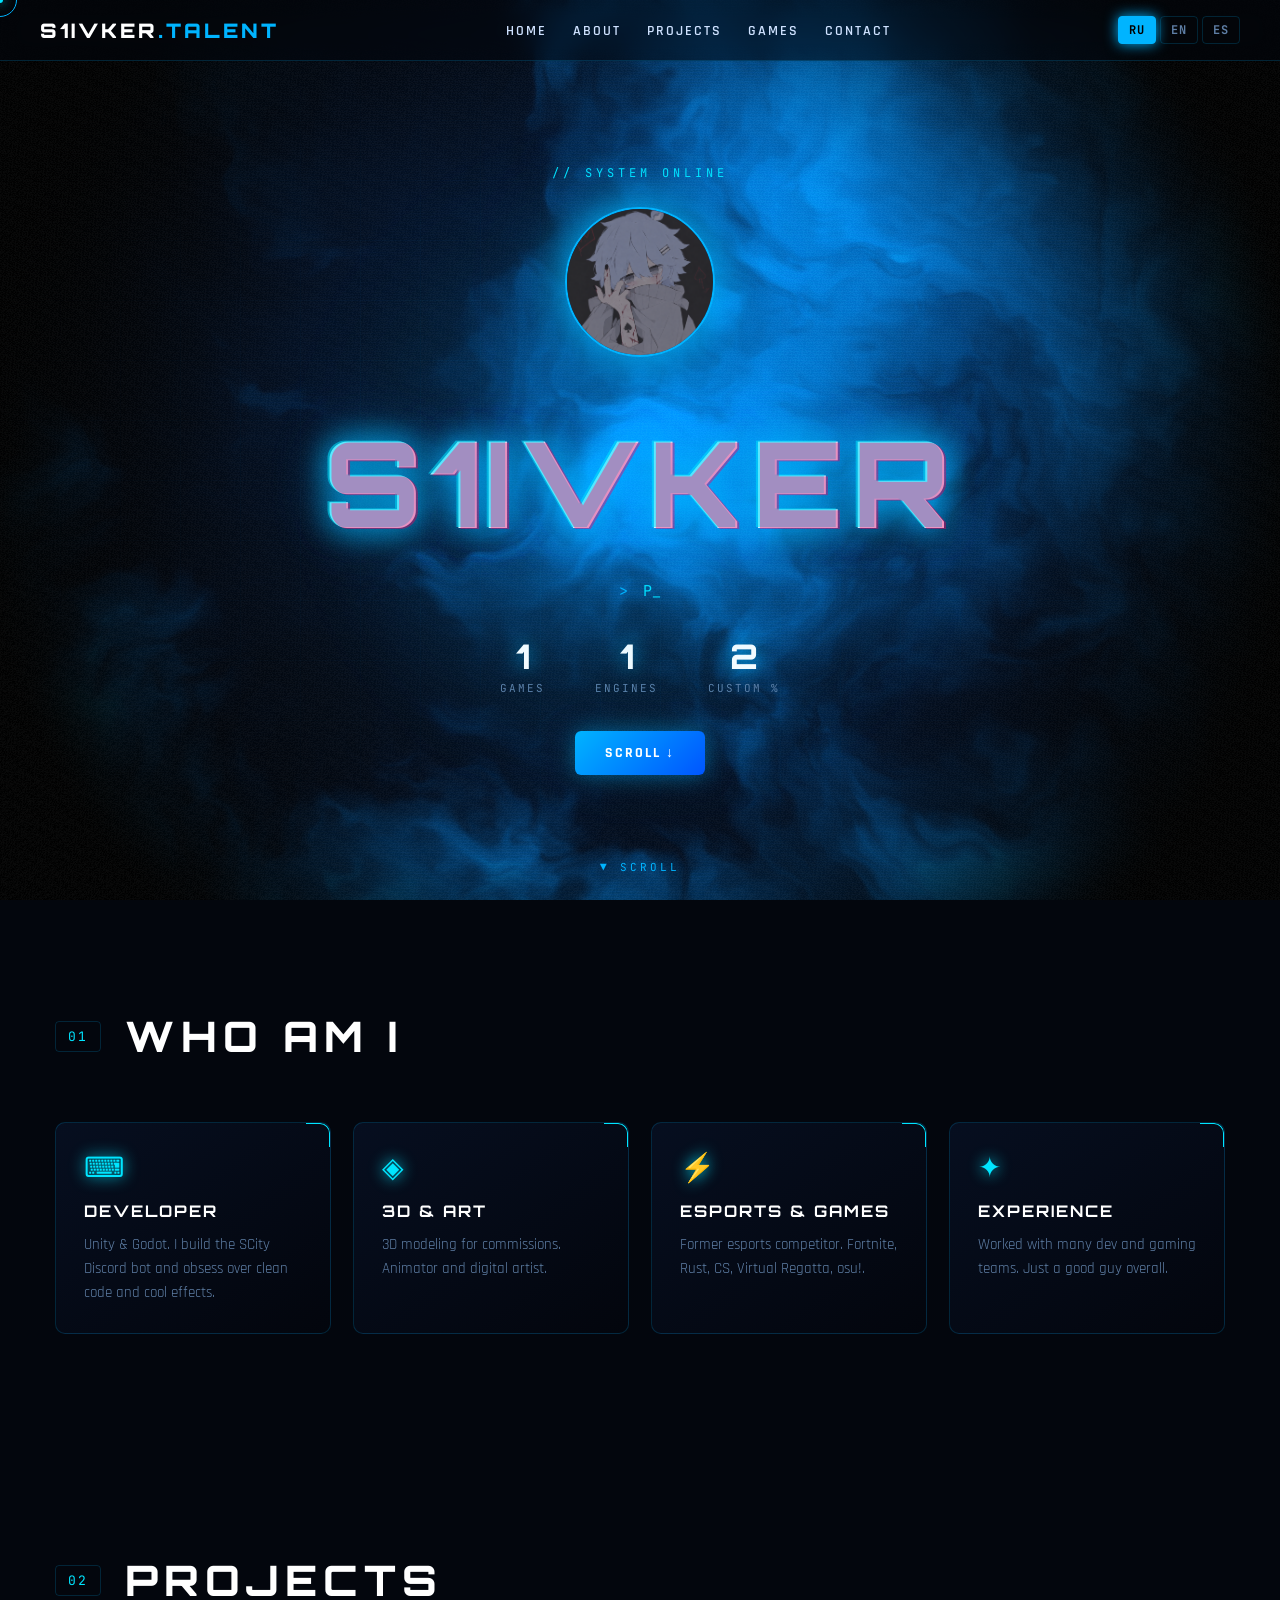
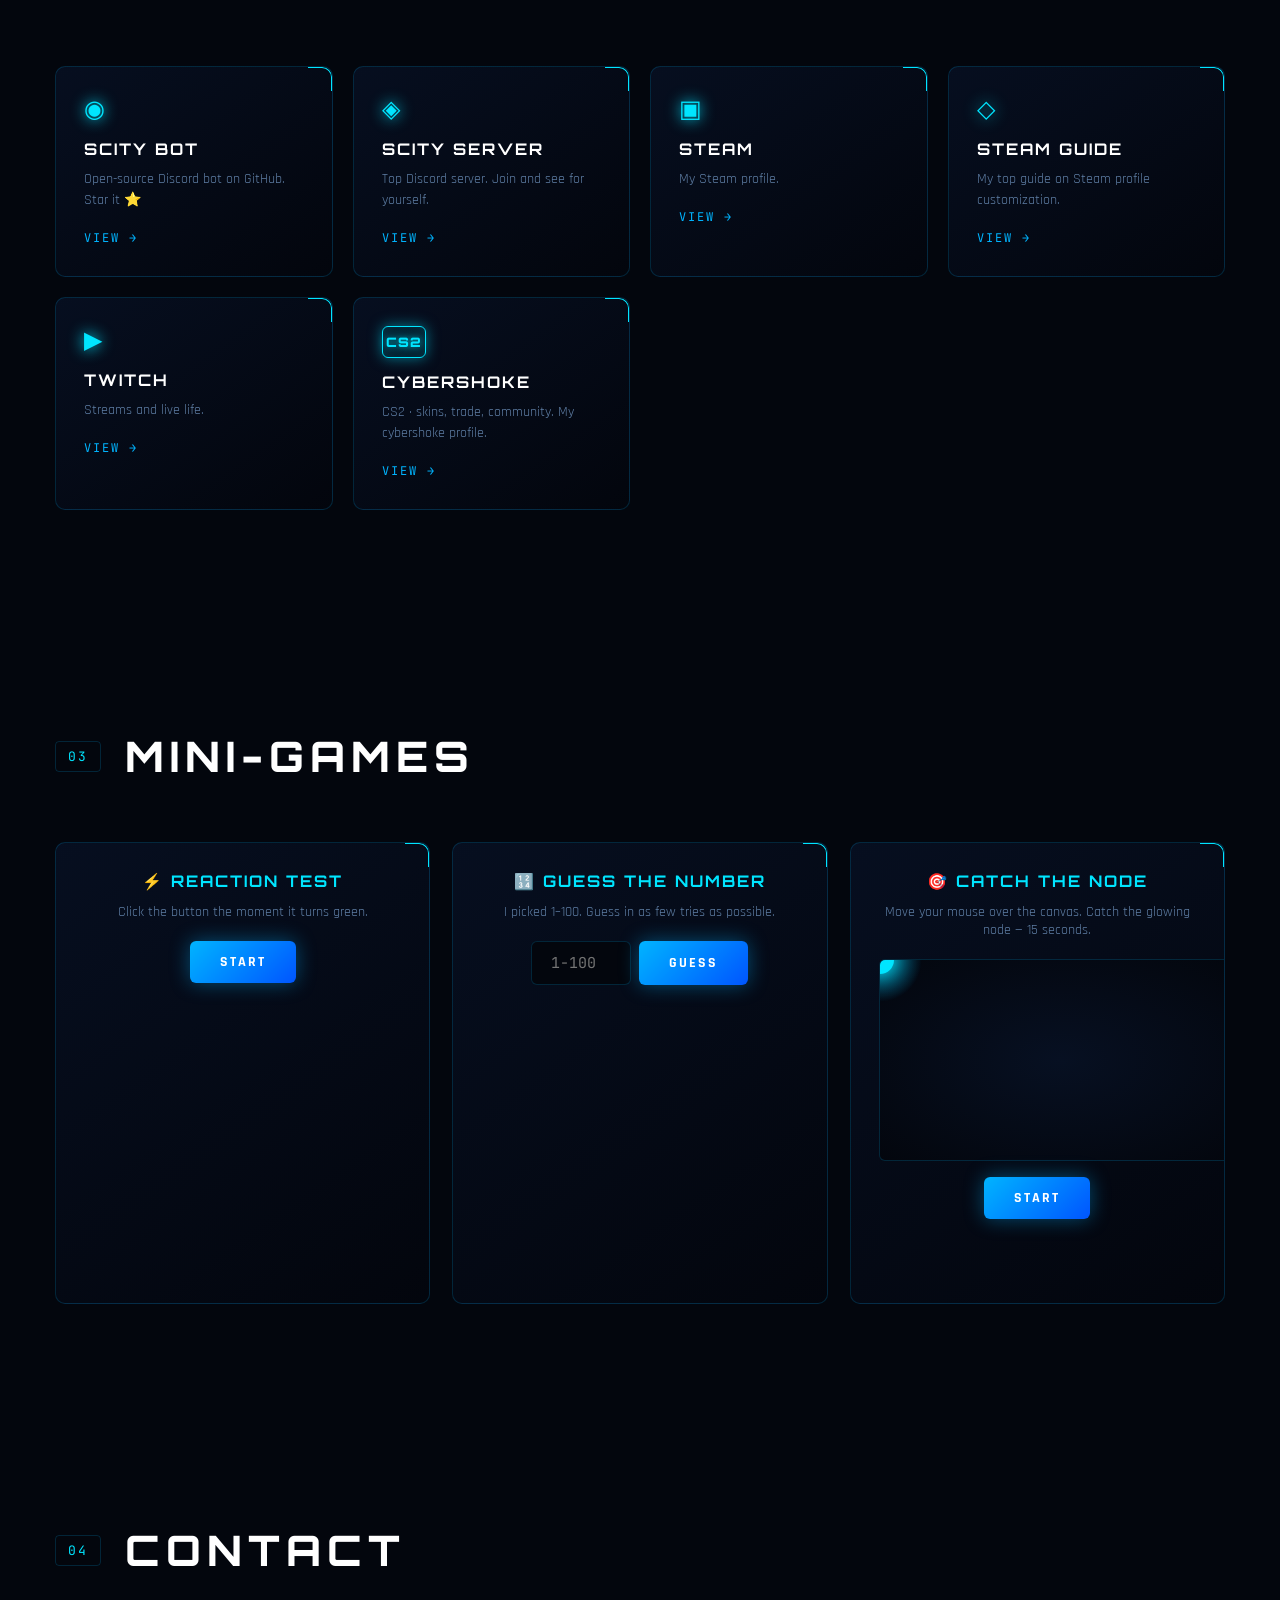
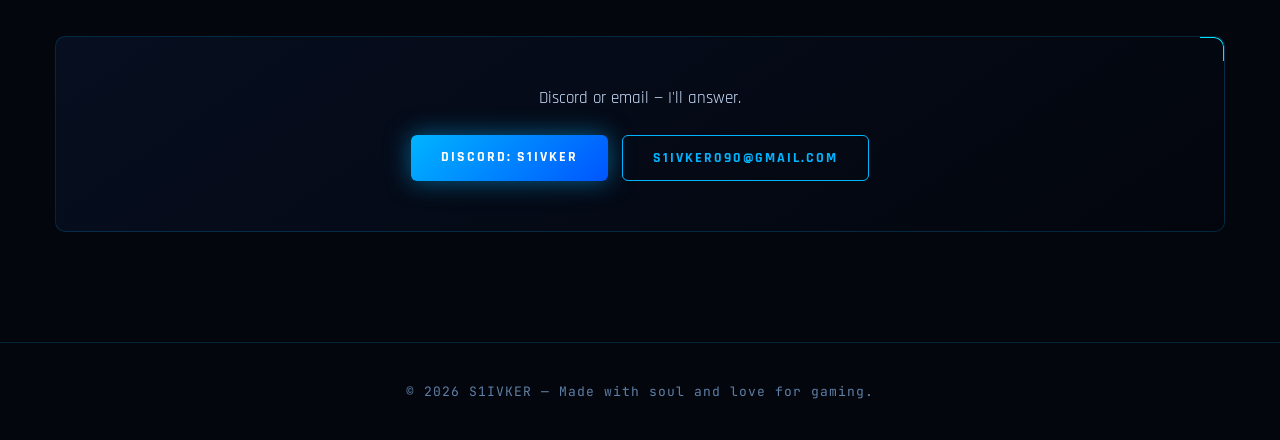
<file: index.html>
<!DOCTYPE html>
<html lang="ru">
<head>
<meta charset="UTF-8" />
<meta name="viewport" content="width=device-width, initial-scale=1.0" />
<title>S1IVKER // NEXUS</title>
<link rel="preconnect" href="https://fonts.googleapis.com">
<link href="https://fonts.googleapis.com/css2?family=Orbitron:wght@600;800;900&family=JetBrains+Mono:wght@400;700&family=Rajdhani:wght@400;600;700&display=swap" rel="stylesheet">
<link rel="stylesheet" href="style.css" />
</head>
<body>

<!-- Custom cursor -->
<div class="cursor-dot"></div>
<div class="cursor-ring"></div>

<!-- Shader background -->
<canvas id="shader-canvas"></canvas>
<!-- Fallback particles (если WebGL нет) -->
<canvas id="bg-canvas"></canvas>
<div class="grid-overlay"></div>
<div class="scanlines"></div>

<!-- Preloader -->
<div id="preloader">
  <div class="preloader-inner">
    <div class="pre-ring"></div>
    <div class="pre-ring pre-ring-2"></div>
    <img id="pre-avatar" src="avatar.png" alt="" />
  </div>
  <div class="pre-title">S1IVKER // NEXUS</div>
  <div class="pre-bar"><div id="pre-fill"></div></div>
  <div class="pre-status"><span id="pre-percent">0</span>%</div>
  <button id="skip-btn">SKIP ▸</button>
</div>

<!-- Nav -->
<nav class="navbar">
  <div class="logo" data-glitch="S1IVKER">S1IVKER<span>.TALENT</span></div>
  <ul class="nav-links">
    <li><a href="#hero" data-i18n="nav_home">Home</a></li>
    <li><a href="#about" data-i18n="nav_about">About</a></li>
    <li><a href="#projects" data-i18n="nav_projects">Projects</a></li>
    <li><a href="#games" data-i18n="nav_games">Games</a></li>
    <li><a href="#contact" data-i18n="nav_contact">Contact</a></li>
  </ul>
  <div class="lang-switch">
    <button data-lang="ru" class="active">RU</button>
    <button data-lang="en">EN</button>
    <button data-lang="es">ES</button>
  </div>
</nav>

<!-- HERO -->
<header id="hero" class="hero">
  <div class="hero-glow"></div>
  <div class="hero-content">
    <div class="hero-tag" data-i18n="hero_tag">// SYSTEM ONLINE</div>
    <div class="hero-avatar-wrap">
    <div class="hero-avatar-wrap">
    <img class="hero-avatar" src="avatar.png" alt="s1ivker" />
    </div>
    </div>
    <h1 class="hero-name" data-glitch="S1IVKER">S1IVKER</h1>
    <div class="terminal">
      <span class="term-prompt">&gt;</span>
      <span id="terminal-text"></span><span class="term-cursor">_</span>
    </div>
    <div class="hero-stats">
      <div class="stat"><span class="stat-num" data-count="5">0</span><span class="stat-label" data-i18n="stat_games">Games</span></div>
      <div class="stat"><span class="stat-num" data-count="3">0</span><span class="stat-label" data-i18n="stat_engines">Engines</span></div>
      <div class="stat"><span class="stat-num" data-count="100">0</span><span class="stat-label" data-i18n="stat_custom">Custom %</span></div>
    </div>
    <div class="hero-buttons">
      <a href="#about" class="btn btn-primary" data-i18n="btn_me">SCROLL ↓</a>
    </div>
  </div>
  <div class="scroll-hint">▼ SCROLL</div>
</header>

<!-- ABOUT -->
<section id="about" class="section">
  <div class="section-head">
    <div class="section-num">01</div>
    <h2 class="section-title" data-i18n="about_title" data-text="WHO AM I">WHO AM I</h2>
  </div>
  <div class="about-grid">
    <div class="about-card reveal" style="--d:0">
      <div class="card-corner"></div>
      <div class="about-icon">⌨</div>
      <h3 data-i18n="about_dev_title">Developer</h3>
      <p data-i18n="about_dev">Unity & Godot. I build the SCity Discord bot and obsess over clean code and cool effects.</p>
    </div>
    <div class="about-card reveal" style="--d:1">
      <div class="card-corner"></div>
      <div class="about-icon">◈</div>
      <h3 data-i18n="about_3d_title">3D & Art</h3>
      <p data-i18n="about_3d">3D modeling for commissions. Animator and digital artist.</p>
    </div>
    <div class="about-card reveal" style="--d:2">
      <div class="card-corner"></div>
      <div class="about-icon">⚡</div>
      <h3 data-i18n="about_games_title">Esports & Games</h3>
      <p data-i18n="about_games">Former esports competitor. Fortnite, Rust, CS, Virtual Regatta, osu!.</p>
    </div>
    <div class="about-card reveal" style="--d:3">
      <div class="card-corner"></div>
      <div class="about-icon">✦</div>
      <h3 data-i18n="about_team_title">Experience</h3>
      <p data-i18n="about_team">Worked with many dev and gaming teams. Just a good guy overall.</p>
    </div>
  </div>
</section>

<!-- PROJECTS -->
<section id="projects" class="section">
  <div class="section-head">
    <div class="section-num">02</div>
    <h2 class="section-title" data-i18n="proj_title" data-text="PROJECTS">PROJECTS</h2>
  </div>
  <div class="projects-grid">
    <a class="project-card reveal" style="--d:0" href="https://github.com/S1ivker/SCity" target="_blank">
      <div class="card-corner"></div>
      <div class="project-icon">◉</div>
      <h3>SCity Bot</h3>
      <p data-i18n="proj_scity_gh">Open-source Discord bot on GitHub. Star it ⭐</p>
      <div class="project-link" data-i18n="proj_view">VIEW →</div>
    </a>
    <a class="project-card reveal" style="--d:1" href="https://discord.gg/scity" target="_blank">
      <div class="card-corner"></div>
      <div class="project-icon">◈</div>
      <h3>SCity Server</h3>
      <p data-i18n="proj_scity">Top Discord server. Join and see for yourself.</p>
      <div class="project-link" data-i18n="proj_view">VIEW →</div>
    </a>
    <a class="project-card reveal" style="--d:2" href="https://steamcommunity.com/id/s1ivker" target="_blank">
      <div class="card-corner"></div>
      <div class="project-icon">▣</div>
      <h3>Steam</h3>
      <p data-i18n="proj_steam">My Steam profile.</p>
      <div class="project-link" data-i18n="proj_view">VIEW →</div>
    </a>
    <a class="project-card reveal" style="--d:3" href="https://steamcommunity.com/sharedfiles/filedetails/?id=3786548323" target="_blank">
      <div class="card-corner"></div>
      <div class="project-icon">◇</div>
      <h3 data-i18n="proj_guide_title">Steam Guide</h3>
      <p data-i18n="proj_guide">My top guide on Steam profile customization.</p>
      <div class="project-link" data-i18n="proj_view">VIEW →</div>
    </a>
    <a class="project-card reveal" style="--d:4" href="https://www.twitch.tv/s1ivker/about" target="_blank">
      <div class="card-corner"></div>
      <div class="project-icon">▶</div>
      <h3>Twitch</h3>
      <p data-i18n="proj_twitch">Streams and live life.</p>
      <div class="project-link" data-i18n="proj_view">VIEW →</div>
    </a>
        <a class="project-card reveal" style="--d:5" href="https://cybershoke.net/ru/id/s1ivker" target="_blank">
      <div class="card-corner"></div>
      <div class="project-icon cs-badge">CS2</div>
      <h3>Cybershoke</h3>
      <p data-i18n="proj_cyber">CS2 · skins, trade, community. My cybershoke profile.</p>
      <div class="project-link" data-i18n="proj_view">VIEW →</div>
    </a>
  </div>
</section>

<!-- GAMES -->
<section id="games" class="section">
  <div class="section-head">
    <div class="section-num">03</div>
    <h2 class="section-title" data-i18n="games_title" data-text="MINI-GAMES">MINI-GAMES</h2>
  </div>
  <div class="games-grid">
    <div class="game-card reveal" style="--d:0">
      <div class="card-corner"></div>
      <h3 data-i18n="game1_title">⚡ Reaction Test</h3>
      <p data-i18n="game1_desc">Click the button the moment it turns green.</p>
      <button id="reaction-btn" class="game-btn" data-i18n="game1_start">START</button>
      <p id="reaction-result" class="game-result"></p>
    </div>
    <div class="game-card reveal" style="--d:1">
      <div class="card-corner"></div>
      <h3 data-i18n="game2_title">🔢 Guess the Number</h3>
      <p data-i18n="game2_desc">I picked 1–100. Guess in as few tries as possible.</p>
      <div class="guess-row">
        <input type="number" id="guess-input" min="1" max="100" placeholder="1-100" />
        <button id="guess-btn" class="game-btn" data-i18n="game2_btn">GUESS</button>
      </div>
      <p id="guess-result" class="game-result"></p>
    </div>
    <div class="game-card reveal" style="--d:2">
      <div class="card-corner"></div>
      <h3 data-i18n="game3_title">🎯 Catch the Node</h3>
      <p data-i18n="game3_desc">Move your mouse over the canvas. Catch the glowing node — 15 seconds.</p>
      <canvas id="catch-canvas" width="360" height="200"></canvas>
      <button id="catch-btn" class="game-btn" data-i18n="game3_start">START</button>
      <p id="catch-result" class="game-result"></p>
    </div>
  </div>
</section>

<!-- CONTACT -->
<section id="contact" class="section">
  <div class="section-head">
    <div class="section-num">04</div>
    <h2 class="section-title" data-i18n="contact_title" data-text="CONTACT">CONTACT</h2>
  </div>
  <div class="contact-box reveal">
    <div class="card-corner"></div>
    <p data-i18n="contact_desc">Discord or email — I'll answer.</p>
    <div class="contact-links">
      <a href="https://discord.com/users/1075843058052104212" target="_blank" class="btn btn-primary">Discord: s1ivker</a>
      <a href="mailto:s1ivker090@gmail.com" class="btn btn-ghost">s1ivker090@gmail.com</a>
    </div>
  </div>
</section>

<footer class="footer">
  <p>© <span id="year"></span> S1IVKER — <span data-i18n="footer">Made with soul and love for gaming.</span></p>
</footer>

<script src="locales/ru.js"></script>
<script src="locales/en.js"></script>
<script src="locales/es.js"></script>
<script src="script.js"></script>
</body>
</html>
</file>
<file: style.css>
* { margin:0; padding:0; box-sizing:border-box; }

:root {
  --bg:#03060d;
  --bg-2:#071022;
  --blue:#00b4ff;
  --blue-2:#0055ff;
  --cyan:#00e5ff;
  --text:#cfe2ff;
  --muted:#5f7fa6;
  --line:rgba(0,180,255,0.18);
}

html { scroll-behavior:smooth; }

body {
  font-family:'Rajdhani',sans-serif;
  background:var(--bg);
  color:var(--text);
  overflow-x:hidden;
  cursor:none;
}

a, button { cursor:none; }

/* Custom cursor */
.cursor-dot {
  position:fixed; width:6px; height:6px; background:var(--cyan);
  border-radius:50%; pointer-events:none; z-index:99999;
  transform:translate(-50%,-50%); box-shadow:0 0 12px var(--cyan);
  transition:transform .08s ease;
}
.cursor-ring {
  position:fixed; width:34px; height:34px; border:1.5px solid var(--blue);
  border-radius:50%; pointer-events:none; z-index:99998;
  transform:translate(-50%,-50%);
  transition:transform .18s ease, width .2s, height .2s, border-color .2s;
}
.cursor-ring.hover { width:56px; height:56px; border-color:var(--cyan); }

/* Shader canvas */
#shader-canvas {
  position:fixed; inset:0; z-index:0; pointer-events:none;
  width:100%; height:100%;
  background:radial-gradient(ellipse at 50% 40%, #071022 0%, #03060d 70%);
  opacity:0;
  transition:opacity 1.2s ease;
}
#shader-canvas.ready { opacity:1; }

/* Fallback canvas (старые частицы) */
#bg-canvas {
  position:fixed; inset:0; z-index:0; pointer-events:none;
  background:radial-gradient(ellipse at 50% 40%, #071022 0%, #03060d 70%);
}
#bg-canvas.hidden { opacity:0; visibility:hidden; }

/* Grid + scanlines */
.grid-overlay {
  position:fixed; inset:0; z-index:0; pointer-events:none; opacity:.25;
  background-image:
    linear-gradient(rgba(0,180,255,.12) 1px, transparent 1px),
    linear-gradient(90deg, rgba(0,180,255,.12) 1px, transparent 1px);
  background-size:60px 60px;
  mask-image:radial-gradient(ellipse at center, #000 20%, transparent 75%);
  -webkit-mask-image:radial-gradient(ellipse at center, #000 20%, transparent 75%);
}
.scanlines {
  position:fixed; inset:0; z-index:1; pointer-events:none; opacity:.08;
  background:repeating-linear-gradient(0deg, transparent, transparent 2px, #00b4ff 2px, #00b4ff 3px);
  mix-blend-mode:overlay;
}

/* Preloader */
#preloader {
  position:fixed; inset:0; z-index:9999; background:#03060d;
  display:flex; flex-direction:column; align-items:center; justify-content:center;
  gap:22px; transition:opacity .8s, visibility .8s;
}
#preloader.hidden { opacity:0; visibility:hidden; }
.preloader-inner { position:relative; width:200px; height:200px; display:grid; place-items:center; }
.pre-ring {
  position:absolute; inset:0; border-radius:50%;
  border:2px solid transparent; border-top-color:var(--cyan);
  border-right-color:var(--blue); animation:spin 1.4s linear infinite;
}
.pre-ring-2 {
  inset:20px; border-top-color:var(--blue-2); border-right-color:var(--cyan);
  animation-direction:reverse; animation-duration:2s;
}
#pre-avatar {
  width:120px; height:120px; border-radius:50%; object-fit:cover;
  border:2px solid var(--blue); box-shadow:0 0 40px var(--blue);
  animation:pulse 1.6s infinite;
}
@keyframes spin { to { transform:rotate(360deg); } }
@keyframes pulse {
  0%,100% { box-shadow:0 0 25px var(--blue); }
  50% { box-shadow:0 0 60px var(--cyan); }
}
.pre-title {
  font-family:'Orbitron',sans-serif; letter-spacing:8px; font-size:16px;
  color:#fff; text-shadow:0 0 20px var(--blue);
}
.pre-bar { width:260px; height:2px; background:rgba(0,180,255,.15); overflow:hidden; }
#pre-fill { height:100%; width:0; background:linear-gradient(90deg,var(--blue),var(--cyan)); box-shadow:0 0 10px var(--cyan); }
.pre-status { font-family:'JetBrains Mono',monospace; font-size:12px; color:var(--muted); letter-spacing:2px; }
#skip-btn {
  margin-top:12px; background:transparent; border:1px solid var(--blue);
  color:var(--blue); font-family:'JetBrains Mono',monospace; font-size:12px;
  padding:8px 22px; border-radius:4px; letter-spacing:3px; transition:all .3s;
}
#skip-btn:hover { background:var(--blue); color:#000; box-shadow:0 0 20px var(--blue); }

/* Navbar */
.navbar {
  position:fixed; top:0; width:100%; padding:16px 40px;
  display:flex; align-items:center; justify-content:space-between;
  background:rgba(3,6,13,.55); backdrop-filter:blur(14px);
  border-bottom:1px solid var(--line); z-index:100;
}
.logo {
  font-family:'Orbitron',sans-serif; font-weight:900; font-size:20px;
  letter-spacing:3px; color:#fff; position:relative;
}
.logo span { color:var(--blue); }
.nav-links { display:flex; gap:26px; list-style:none; }
.nav-links a {
  color:var(--text); text-decoration:none; font-weight:600; font-size:14px;
  letter-spacing:2px; text-transform:uppercase; position:relative; padding:4px 0;
  transition:color .3s;
}
.nav-links a::after {
  content:''; position:absolute; bottom:-2px; left:0; width:0; height:1px;
  background:var(--cyan); box-shadow:0 0 8px var(--cyan); transition:width .3s;
}
.nav-links a:hover { color:var(--cyan); }
.nav-links a:hover::after { width:100%; }

.lang-switch { display:flex; gap:4px; }
.lang-switch button {
  background:transparent; border:1px solid var(--line); color:var(--muted);
  padding:5px 10px; border-radius:4px; font-family:'JetBrains Mono',monospace;
  font-weight:700; font-size:12px; letter-spacing:1px; transition:all .3s;
}
.lang-switch button:hover { color:var(--blue); border-color:var(--blue); }
.lang-switch button.active { background:var(--blue); color:#000; border-color:var(--blue); box-shadow:0 0 14px var(--blue); }

/* HERO */
.hero {
  min-height:100vh; display:flex; flex-direction:column; align-items:center; justify-content:center;
  position:relative; padding:120px 20px 80px; text-align:center; z-index:2;
}
.hero-glow {
  position:absolute; width:700px; height:700px; border-radius:50%;
  background:radial-gradient(circle, rgba(0,180,255,.18) 0%, transparent 65%);
  filter:blur(40px); animation:floatGlow 6s ease-in-out infinite alternate;
  pointer-events:none;
}
@keyframes floatGlow {
  0% { transform:scale(1) translateY(0); }
  100% { transform:scale(1.2) translateY(-30px); }
}
.hero-tag {
  font-family:'JetBrains Mono',monospace; font-size:12px; letter-spacing:4px;
  color:var(--cyan); margin-bottom:26px; animation:fadeIn 1s .2s backwards;
}
.hero-avatar-wrap {
  position:relative;
  display:inline-block;
  margin-bottom:22px;
  z-index:2;
}

.hero-avatar-wrap::before,
.hero-avatar-wrap::after {
  content:'';
  position:absolute;
  inset:-14px;
  border-radius:50%;
  border:1px solid var(--cyan);
  opacity:0;
  pointer-events:none;
  animation:breathRing 3.2s ease-out infinite;
}
.hero-avatar-wrap::after {
  border-color:var(--blue);
  animation-delay:1.6s;
}

.hero-avatar {
  width:150px; height:150px; border-radius:50%; object-fit:cover;
  border:2px solid var(--blue);
  box-shadow:0 0 40px var(--blue), 0 0 90px rgba(0,180,255,.35);
  animation:floatY 4s ease-in-out infinite, fadeIn 1s .4s backwards, avatarBreathe 3.2s ease-in-out infinite;
  display:block;
}

@keyframes avatarBreathe {
  0%,100% {
    box-shadow:0 0 30px var(--blue), 0 0 60px rgba(0,180,255,.3);
    filter:brightness(1);
  }
  50% {
    box-shadow:0 0 60px var(--cyan), 0 0 120px rgba(0,229,255,.55);
    filter:brightness(1.08);
  }
}

@keyframes breathRing {
  0%   { transform:scale(1);   opacity:0.6; }
  70%  { transform:scale(1.35); opacity:0; }
  100% { transform:scale(1.35); opacity:0; }
}

@keyframes floatY {
  0%,100% { transform:translateY(0); }
  50%      { transform:translateY(-12px); }
}

/* «Дыхание» вокруг авы — пульсирующие кольца */
.hero-avatar::before,
.hero-avatar::after {
  content:'';
  position:absolute;
  inset:-14px;
  border-radius:50%;
  border:1px solid var(--cyan);
  opacity:0;
  pointer-events:none;
  animation:breathRing 3.2s ease-out infinite;
}
.hero-avatar::after {
  inset:-14px;
  border-color:var(--blue);
  animation-delay:1.6s;
}

@keyframes avatarBreathe {
  0%,100% {
    box-shadow:0 0 30px var(--blue), 0 0 60px rgba(0,180,255,.3);
    filter:brightness(1);
  }
  50% {
    box-shadow:0 0 60px var(--cyan), 0 0 120px rgba(0,229,255,.55);
    filter:brightness(1.08);
  }
}

@keyframes breathRing {
  0% {
    transform:scale(1);
    opacity:0.6;
    box-shadow:0 0 0 0 rgba(0,229,255,0.5);
  }
  70% {
    transform:scale(1.35);
    opacity:0;
    box-shadow:0 0 0 30px rgba(0,229,255,0);
  }
  100% {
    opacity:0;
    transform:scale(1.35);
  }
}

@keyframes floatY {
  0%,100% { transform:translateY(0); }
  50%      { transform:translateY(-12px); }
}
@keyframes fadeIn { from { opacity:0; transform:translateY(20px); } to { opacity:1; transform:translateY(0); } }

.hero-name {
  font-family:'Orbitron',sans-serif; font-weight:900;
  font-size:clamp(46px,10vw,120px); letter-spacing:8px; color:#fff;
  position:relative; animation:fadeIn 1s .6s backwards;
  text-shadow:0 0 30px rgba(0,180,255,.6), 0 0 60px rgba(0,180,255,.3);
}
.hero-name::before, .hero-name::after {
  content:attr(data-glitch); position:absolute; top:0; left:0; width:100%;
  color:#fff; opacity:.85;
}
.hero-name::before { color:#00e5ff; transform:translate(-2px,-1px); opacity:.6; animation:glitch1 4s infinite; }
.hero-name::after  { color:#ff0066; transform:translate(2px,1px); opacity:.4; animation:glitch2 5s infinite; }
@keyframes glitch1 {
  0%,92%,100% { clip-path:inset(0 0 100% 0); }
  93% { clip-path:inset(20% 0 60% 0); transform:translate(-3px,0); }
  95% { clip-path:inset(50% 0 30% 0); transform:translate(3px,0); }
}
@keyframes glitch2 {
  0%,90%,100% { clip-path:inset(100% 0 0 0); }
  91% { clip-path:inset(60% 0 20% 0); transform:translate(3px,0); }
  94% { clip-path:inset(30% 0 50% 0); transform:translate(-3px,0); }
}

.terminal {
  font-family:'JetBrains Mono',monospace; font-size:15px; color:var(--cyan);
  margin:24px 0 30px; min-height:24px; animation:fadeIn 1s .8s backwards;
}
.term-prompt { color:var(--blue); margin-right:6px; }
.term-cursor { animation:blink .9s steps(1) infinite; }
@keyframes blink { 50% { opacity:0; } }

.hero-stats {
  display:flex; gap:50px; margin-bottom:36px; justify-content:center; flex-wrap:wrap;
  animation:fadeIn 1s 1s backwards;
}
.stat { display:flex; flex-direction:column; align-items:center; }
.stat-num {
  font-family:'Orbitron',sans-serif; font-size:34px; font-weight:800;
  color:#fff; text-shadow:0 0 20px var(--blue);
}
.stat-label {
  font-family:'JetBrains Mono',monospace; font-size:11px; letter-spacing:2px;
  color:var(--muted); margin-top:4px; text-transform:uppercase;
}

.hero-buttons { display:flex; gap:16px; flex-wrap:wrap; justify-content:center; animation:fadeIn 1s 1.2s backwards; }

.btn {
  padding:13px 30px; border-radius:6px; text-decoration:none; font-weight:700;
  letter-spacing:2px; font-size:14px; text-transform:uppercase;
  transition:all .3s; display:inline-block; position:relative; overflow:hidden;
}
.btn-primary {
  background:linear-gradient(135deg,var(--blue),var(--blue-2)); color:#fff;
  box-shadow:0 0 25px rgba(0,180,255,.5);
}
.btn-primary:hover { box-shadow:0 0 45px rgba(0,229,255,.9); transform:translateY(-3px); }
.btn-ghost { border:1px solid var(--blue); color:var(--blue); }
.btn-ghost:hover { background:var(--blue); color:#000; box-shadow:0 0 20px var(--blue); }

.scroll-hint {
  position:absolute; bottom:26px; font-family:'JetBrains Mono',monospace;
  font-size:11px; letter-spacing:3px; color:var(--blue);
  animation:bounce 2s infinite;
}
@keyframes bounce { 0%,100% { transform:translateY(0); opacity:1; } 50% { transform:translateY(8px); opacity:.4; } }

/* Sections */
.section {
  padding:110px 40px; max-width:1250px; margin:0 auto;
  position:relative; z-index:2;
}
.section-head {
  display:flex; align-items:center; gap:24px; margin-bottom:60px;
}
.section-num {
  font-family:'JetBrains Mono',monospace; font-size:13px; color:var(--cyan);
  padding:6px 12px; border:1px solid var(--line); border-radius:4px;
  letter-spacing:2px;
}
.section-title {
  font-family:'Orbitron',sans-serif; font-size:clamp(26px,5vw,42px);
  font-weight:800; letter-spacing:6px; color:#fff;
  position:relative;
  display:inline-block;
}

.section-title.glitch {
  animation:titleGlitch 0.4s steps(2, end);
}

.section-title::before,
.section-title::after {
  content:attr(data-text);
  position:absolute;
  top:0; left:0;
  width:100%;
  pointer-events:none;
  opacity:0;
}

.section-title.glitch::before {
  opacity:1;
  color:#00e5ff;
  text-shadow:2px 0 #00e5ff, -2px 0 #ff0066;
  animation:glitchSliceA 0.4s steps(3, end);
}

.section-title.glitch::after {
  opacity:1;
  color:#ff0066;
  text-shadow:-2px 0 #ff0066, 2px 0 #00e5ff;
  animation:glitchSliceB 0.4s steps(3, end);
}

@keyframes titleGlitch {
  0%   { transform:translate(0,0); }
  20%  { transform:translate(-2px,1px); }
  40%  { transform:translate(2px,-1px); }
  60%  { transform:translate(-1px,-2px); }
  80%  { transform:translate(1px,2px); }
  100% { transform:translate(0,0); }
}

@keyframes glitchSliceA {
  0%   { clip-path:inset(0 0 100% 0); transform:translate(0); }
  20%  { clip-path:inset(15% 0 60% 0); transform:translate(-3px,0); }
  40%  { clip-path:inset(50% 0 30% 0); transform:translate(3px,0); }
  60%  { clip-path:inset(70% 0 10% 0); transform:translate(-2px,0); }
  80%  { clip-path:inset(30% 0 55% 0); transform:translate(2px,0); }
  100% { clip-path:inset(100% 0 0 0); transform:translate(0); }
}

@keyframes glitchSliceB {
  0%   { clip-path:inset(100% 0 0 0); transform:translate(0); }
  20%  { clip-path:inset(60% 0 20% 0); transform:translate(3px,0); }
  40%  { clip-path:inset(30% 0 45% 0); transform:translate(-3px,0); }
  60%  { clip-path:inset(10% 0 70% 0); transform:translate(2px,0); }
  80%  { clip-path:inset(55% 0 25% 0); transform:translate(-2px,0); }
  100% { clip-path:inset(0 0 100% 0); transform:translate(0); }
}
.section-title::after {
  content:''; display:block; width:60px; height:2px;
  background:linear-gradient(90deg,var(--cyan),transparent);
  margin-top:12px;
}

/* About */
.about-grid {
  display:grid; grid-template-columns:repeat(auto-fit,minmax(260px,1fr)); gap:22px;
}
.about-card, .project-card, .game-card, .contact-box {
  position:relative;
  background:linear-gradient(145deg, rgba(7,16,34,.9), rgba(3,6,13,.9));
  border:1px solid var(--line);
  border-radius:10px; padding:28px;
  transition:all .4s ease;
  overflow:hidden;
}
.card-corner {
  position:absolute; top:0; right:0; width:24px; height:24px; pointer-events:none;
  border-top:1px solid var(--cyan); border-right:1px solid var(--cyan);
  border-top-right-radius:10px;
  transition:all .4s;
}
.about-card::before, .project-card::before, .game-card::before, .contact-box::before {
  content:''; position:absolute; inset:0;
  background:linear-gradient(90deg, transparent, rgba(0,180,255,.08), transparent);
  transform:translateX(-100%); transition:transform .6s;
}
.about-card:hover::before, .project-card:hover::before, .game-card:hover::before, .contact-box:hover::before {
  transform:translateX(100%);
}
.about-card:hover, .project-card:hover, .game-card:hover, .contact-box:hover {
  border-color:var(--blue); transform:translateY(-6px);
  box-shadow:0 10px 40px rgba(0,180,255,.25);
}
.about-card:hover .card-corner, .project-card:hover .card-corner,
.game-card:hover .card-corner, .contact-box:hover .card-corner {
  width:100%; height:100%; border-radius:10px;
  border-color:transparent; box-shadow:inset 0 0 0 1px var(--cyan);
}
.about-icon {
  font-size:28px; color:var(--cyan); margin-bottom:14px;
  text-shadow:0 0 15px var(--cyan);
}
.about-card h3 {
  font-family:'Orbitron',sans-serif; font-size:16px; letter-spacing:2px;
  color:#fff; margin-bottom:12px; text-transform:uppercase;
}
.about-card p { color:var(--muted); line-height:1.6; font-size:15px; }

/* Projects */
.projects-grid {
  display:grid; grid-template-columns:repeat(auto-fit,minmax(250px,1fr)); gap:20px;
}
.project-card {
  text-decoration:none; color:var(--text); display:block;
}
.project-icon {
  font-size:24px; color:var(--cyan); margin-bottom:14px;
  text-shadow:0 0 15px var(--cyan);
}
.project-card h3 {
  font-family:'Orbitron',sans-serif; font-size:16px; letter-spacing:2px;
  color:#fff; margin-bottom:10px; text-transform:uppercase;
}
.project-card p { color:var(--muted); font-size:14px; line-height:1.5; margin-bottom:16px; }
.project-link {
  font-family:'JetBrains Mono',monospace; font-size:12px; letter-spacing:2px;
  color:var(--blue); transition:color .3s, transform .3s;
  display:inline-block;
}
.project-card:hover .project-link { color:var(--cyan); transform:translateX(6px); }

/* Games */
.games-grid {
  display:grid; grid-template-columns:repeat(auto-fit,minmax(300px,1fr)); gap:22px;
}
.game-card { text-align:center; }
.game-card h3 {
  font-family:'Orbitron',sans-serif; font-size:16px; letter-spacing:2px;
  color:var(--cyan); margin-bottom:12px; text-transform:uppercase;
}
.game-card p { color:var(--muted); margin-bottom:20px; font-size:14px; }
.game-btn {
  background:linear-gradient(135deg,var(--blue),var(--blue-2)); color:#fff;
  border:none; padding:12px 30px; border-radius:6px;
  font-family:'Rajdhani',sans-serif; font-weight:700; font-size:14px;
  letter-spacing:2px; text-transform:uppercase; transition:all .3s;
  box-shadow:0 0 20px rgba(0,180,255,.4);
}
.game-btn:hover { box-shadow:0 0 35px rgba(0,229,255,.8); transform:translateY(-2px); }
.game-btn:disabled { opacity:.5; transform:none; }
.game-btn.ready { background:linear-gradient(135deg,#00e676,#00c853); box-shadow:0 0 30px #00e676; }
.game-btn.too-soon { background:linear-gradient(135deg,#ff1744,#d50000); }

.guess-row { display:flex; gap:8px; justify-content:center; margin-bottom:12px; }
#guess-input {
  width:100px; padding:11px; border-radius:6px;
  border:1px solid var(--line); background:var(--bg); color:var(--text);
  font-family:'JetBrains Mono',monospace; font-size:15px; text-align:center; outline:none;
}
#guess-input:focus { border-color:var(--cyan); box-shadow:0 0 15px rgba(0,229,255,.4); }
.game-result {
  margin-top:16px; font-family:'JetBrains Mono',monospace; font-size:14px;
  min-height:20px; color:var(--cyan);
}

#catch-canvas {
  display:block; margin:0 auto 16px;
  border:1px solid var(--line); border-radius:6px;
  background:radial-gradient(ellipse at center, #071022, #03060d);
  cursor:crosshair;
}

/* Contact */
.contact-box { text-align:center; padding:50px 30px; }
.contact-box p { font-size:17px; margin-bottom:26px; color:var(--text); }
.contact-links { display:flex; gap:14px; justify-content:center; flex-wrap:wrap; }

/* Footer */
.footer {
  text-align:center; padding:40px 20px; color:var(--muted); font-size:13px;
  border-top:1px solid var(--line); font-family:'JetBrains Mono',monospace;
  letter-spacing:1px; position:relative; z-index:2;
}

/* Reveal */
.reveal {
  opacity:0; transform:translateY(40px);
  transition:opacity .8s ease, transform .8s ease;
  transition-delay:calc(var(--d, 0) * 0.1s);
}
.reveal.visible { opacity:1; transform:translateY(0); }

/* Responsive */
@media (max-width:850px) {
  body, a, button { cursor:auto; }
  .cursor-dot, .cursor-ring { display:none; }
  .navbar { padding:14px 18px; flex-wrap:wrap; gap:10px; }
  .nav-links { gap:14px; font-size:12px; flex-wrap:wrap; }
  .section { padding:80px 20px; }
  .hero-stats { gap:28px; }
  .stat-num { font-size:26px; }
  .section-head { gap:14px; }
  #catch-canvas { max-width:100%; height:auto; }
}

::-webkit-scrollbar { width:8px; }
::-webkit-scrollbar-track { background:var(--bg); }
::-webkit-scrollbar-thumb { background:linear-gradient(var(--blue),var(--blue-2)); border-radius:4px; }
::-webkit-scrollbar-thumb:hover { background:var(--cyan); }
.cs-badge {
  display: inline-flex;
  align-items: center;
  justify-content: center;
  width: 44px;
  height: 32px;
  font-family: 'Orbitron', sans-serif;
  font-size: 13px;
  font-weight: 900;
  letter-spacing: 1px;
  color: #00e5ff;
  border: 1px solid var(--cyan);
  border-radius: 6px;
  box-shadow: 0 0 14px rgba(0, 229, 255, 0.5), inset 0 0 10px rgba(0, 229, 255, 0.15);
  text-shadow: 0 0 8px #00e5ff;
  background: rgba(0, 229, 255, 0.06);
  transition: all 0.3s;
}
.project-card:hover .cs-badge {
  box-shadow: 0 0 25px rgba(0, 229, 255, 0.9), inset 0 0 16px rgba(0, 229, 255, 0.25);
  transform: scale(1.06);
}
</file>
